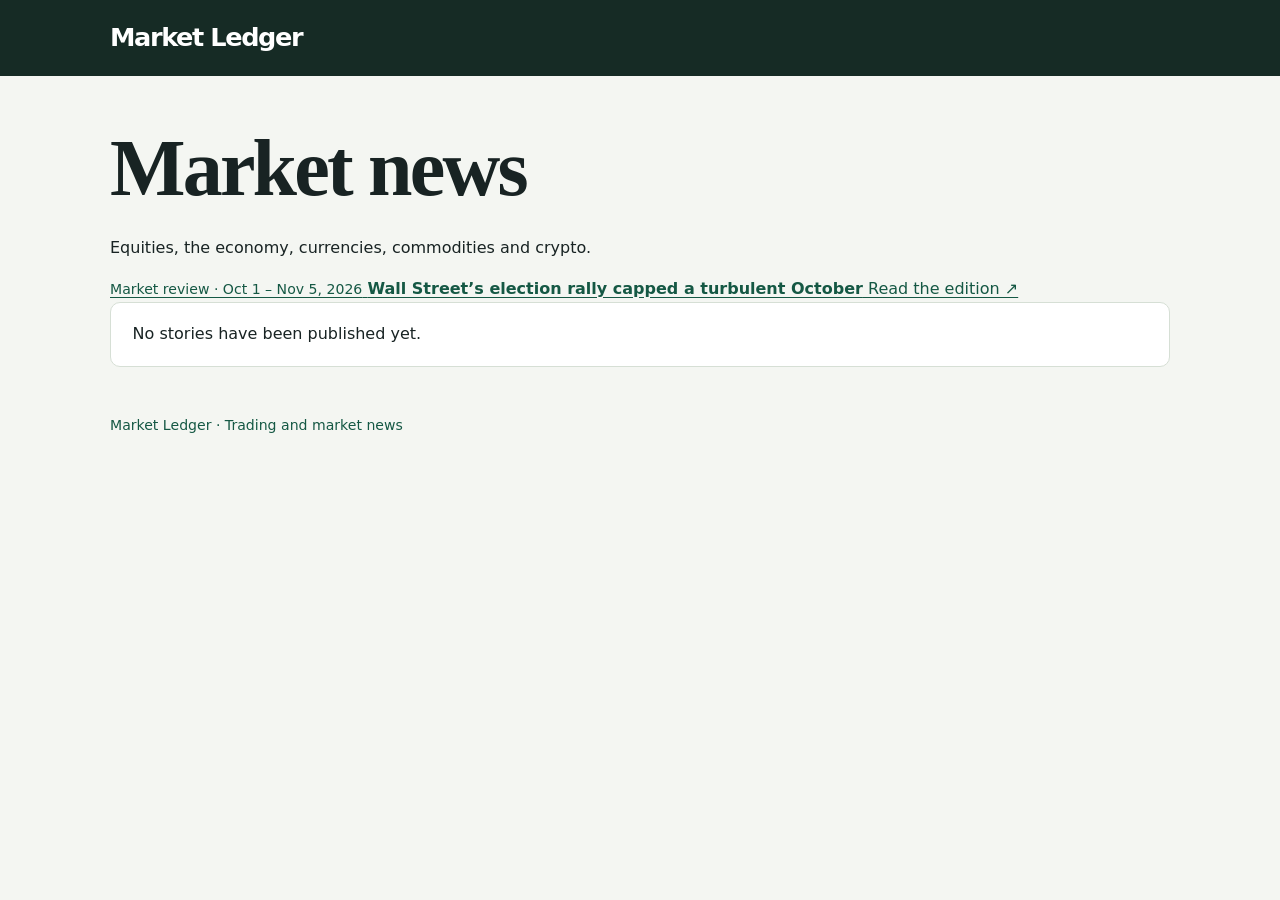
<file: site/index.html>
<!doctype html>
<html lang="en">
<head>
  <meta charset="utf-8">
  <meta name="viewport" content="width=device-width, initial-scale=1">
  <meta name="description" content="Market news covering equities, the economy, currencies, commodities and crypto.">
  <title>Market Ledger · Trading and market news</title>
  <link rel="stylesheet" href="/style.css">
</head>
<body class="edition">
  <header><div class="wrap mast"><a class="logo" href="/">Market Ledger</a></div></header>
  <main class="wrap">
    <div class="front">
      <h1>Market news</h1>
      <p>Equities, the economy, currencies, commodities and crypto.</p>
    </div>
    <a class="review-link" href="/october-market-review.html">
      <span class="meta">Market review · Oct 1 – Nov 5, 2026</span>
      <strong>Wall Street’s election rally capped a turbulent October</strong>
      <span>Read the edition ↗</span>
    </a>
    <!-- stories -->
    <p class="empty">No stories have been published yet.</p>
    <!-- /stories -->
  </main>
  <footer class="wrap">Market Ledger · Trading and market news</footer>
</body>
</html>
</file>
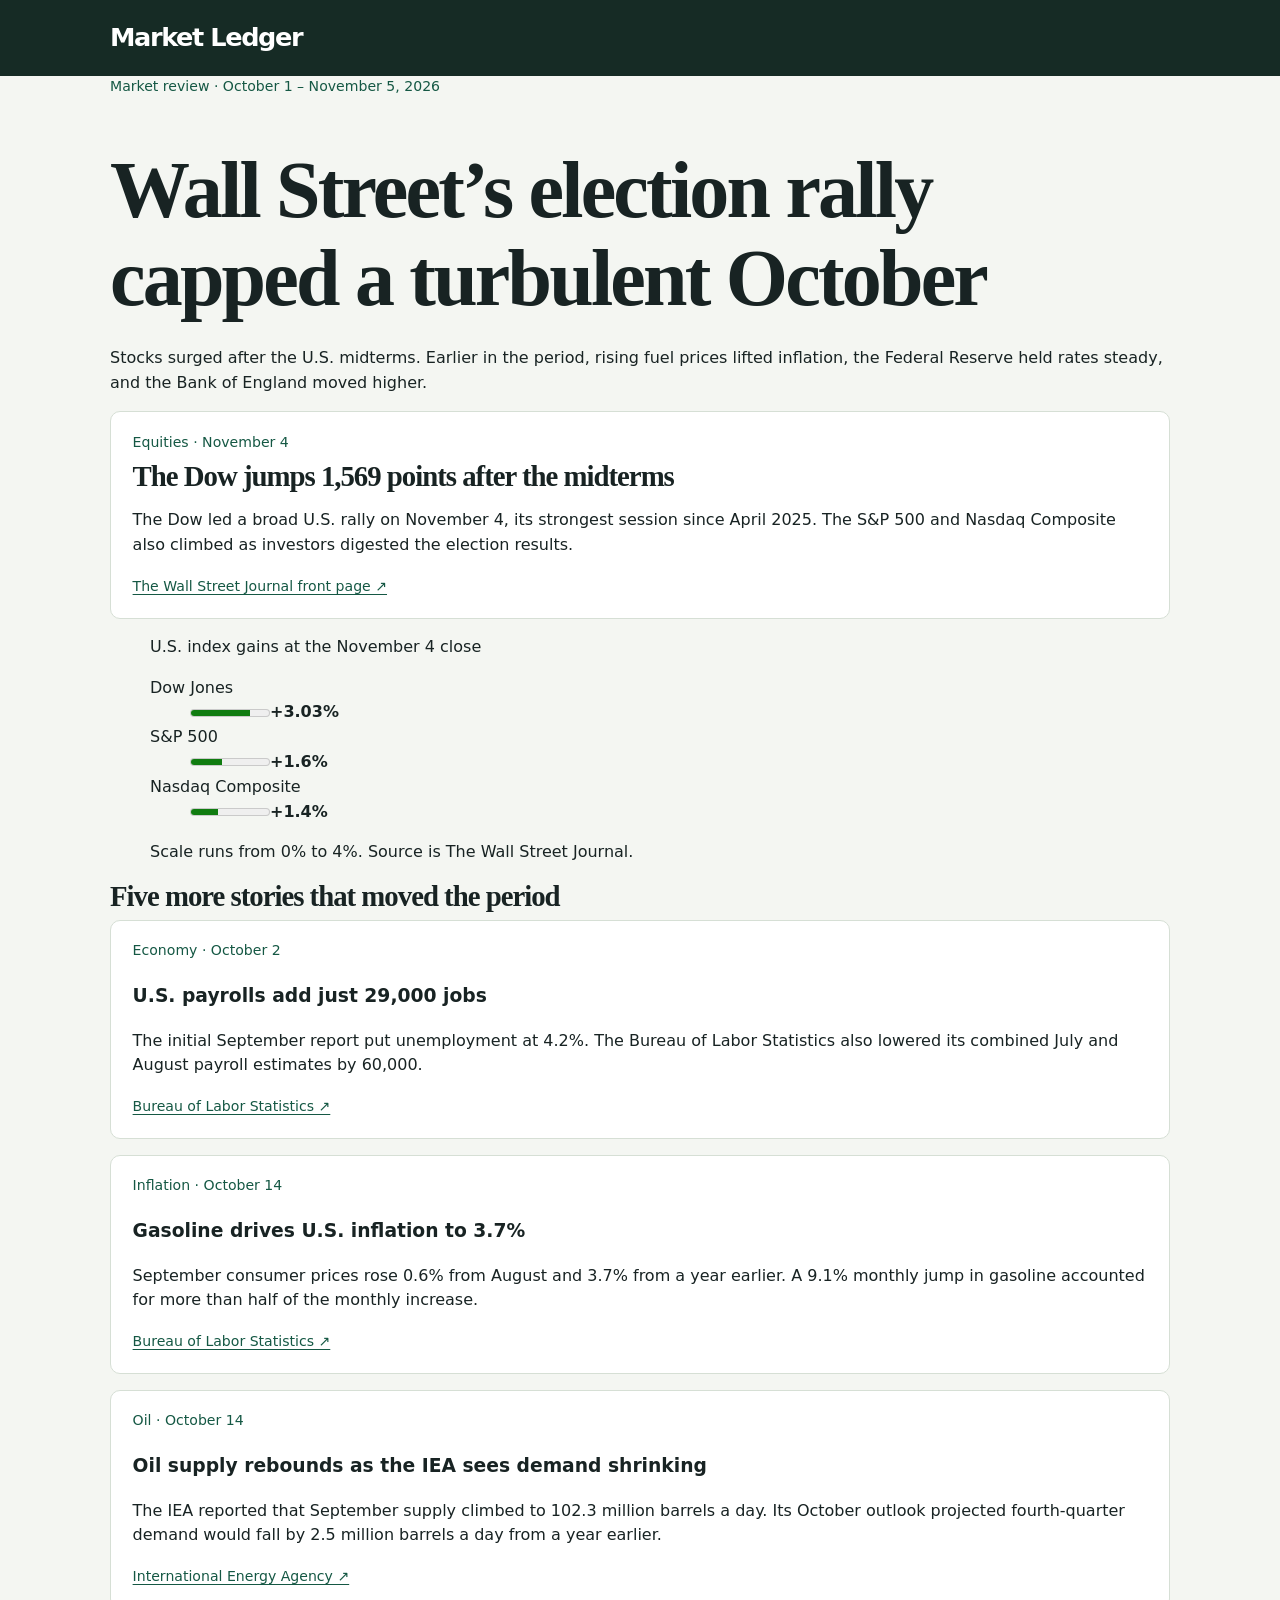
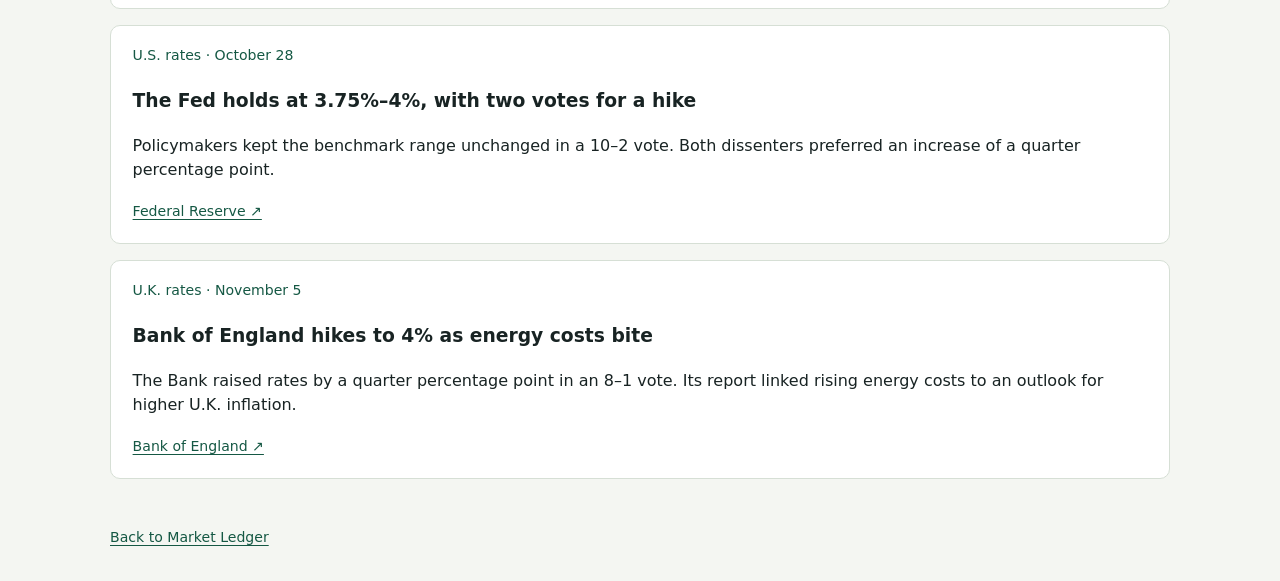
<file: site/october-market-review.html>
<!doctype html>
<html lang="en">
<head>
  <meta charset="utf-8">
  <meta name="viewport" content="width=device-width, initial-scale=1">
  <meta name="description" content="Six market stories that shaped October 1 to November 5, 2026.">
  <title>October Market Review · Market Ledger</title>
  <link rel="stylesheet" href="/style.css">
</head>
<body class="edition">
  <header><div class="wrap mast"><a class="logo" href="/">Market Ledger</a></div></header>
  <main class="wrap">
    <div class="review-intro">
      <p class="meta">Market review · October 1 – November 5, 2026</p>
      <h1>Wall Street’s election rally capped a turbulent October</h1>
      <p>Stocks surged after the U.S. midterms. Earlier in the period, rising fuel prices lifted inflation, the Federal Reserve held rates steady, and the Bank of England moved higher.</p>
    </div>
    <div class="review-lead">
      <article>
        <p class="meta">Equities · November 4</p>
        <h2>The Dow jumps 1,569 points after the midterms</h2>
        <p>The Dow led a broad U.S. rally on November 4, its strongest session since April 2025. The S&amp;P 500 and Nasdaq Composite also climbed as investors digested the election results.</p>
        <a class="source" href="https://d2dr22b2lm4tvw.cloudfront.net/wsj/2026-11-05/front-page.pdf">The Wall Street Journal front page ↗</a>
      </article>
      <figure class="market-chart">
        <figcaption>U.S. index gains at the November 4 close</figcaption>
        <dl>
          <div><dt>Dow Jones</dt><dd><meter min="0" max="4" value="3.03" aria-label="Dow Jones gained 3.03 percent"></meter><strong>+3.03%</strong></dd></div>
          <div><dt>S&amp;P 500</dt><dd><meter min="0" max="4" value="1.6" aria-label="S&amp;P 500 gained 1.6 percent"></meter><strong>+1.6%</strong></dd></div>
          <div><dt>Nasdaq Composite</dt><dd><meter min="0" max="4" value="1.4" aria-label="Nasdaq Composite gained 1.4 percent"></meter><strong>+1.4%</strong></dd></div>
        </dl>
        <p>Scale runs from 0% to 4%. Source is The Wall Street Journal.</p>
      </figure>
    </div>
    <section aria-labelledby="timeline">
      <h2 id="timeline">Five more stories that moved the period</h2>
      <div class="review-grid">
        <article>
          <p class="meta">Economy · October 2</p>
          <h3>U.S. payrolls add just 29,000 jobs</h3>
          <p>The initial September report put unemployment at 4.2%. The Bureau of Labor Statistics also lowered its combined July and August payroll estimates by 60,000.</p>
          <a class="source" href="https://www.bls.gov/news.release/archives/empsit_10022026.htm">Bureau of Labor Statistics ↗</a>
        </article>
        <article>
          <p class="meta">Inflation · October 14</p>
          <h3>Gasoline drives U.S. inflation to 3.7%</h3>
          <p>September consumer prices rose 0.6% from August and 3.7% from a year earlier. A 9.1% monthly jump in gasoline accounted for more than half of the monthly increase.</p>
          <a class="source" href="https://www.bls.gov/news.release/archives/cpi_10142026.htm">Bureau of Labor Statistics ↗</a>
        </article>
        <article>
          <p class="meta">Oil · October 14</p>
          <h3>Oil supply rebounds as the IEA sees demand shrinking</h3>
          <p>The IEA reported that September supply climbed to 102.3 million barrels a day. Its October outlook projected fourth-quarter demand would fall by 2.5 million barrels a day from a year earlier.</p>
          <a class="source" href="https://www.iea.org/reports/oil-market-report-october-2026">International Energy Agency ↗</a>
        </article>
        <article>
          <p class="meta">U.S. rates · October 28</p>
          <h3>The Fed holds at 3.75%–4%, with two votes for a hike</h3>
          <p>Policymakers kept the benchmark range unchanged in a 10–2 vote. Both dissenters preferred an increase of a quarter percentage point.</p>
          <a class="source" href="https://www.federalreserve.gov/newsevents/pressreleases/monetary20261028a.htm">Federal Reserve ↗</a>
        </article>
        <article>
          <p class="meta">U.K. rates · November 5</p>
          <h3>Bank of England hikes to 4% as energy costs bite</h3>
          <p>The Bank raised rates by a quarter percentage point in an 8–1 vote. Its report linked rising energy costs to an outlook for higher U.K. inflation.</p>
          <a class="source" href="https://www.bankofengland.co.uk/monetary-policy-summary-and-minutes/2026/november-2026/">Bank of England ↗</a>
        </article>
      </div>
    </section>
  </main>
  <footer class="wrap"><a href="/">Back to Market Ledger</a></footer>
</body>
</html>
</file>
<file: style.css>
:root{color-scheme:light;font:16px/1.55 system-ui,sans-serif;color:#182323;background:#f4f6f2;--accent:#155844;--line:#d6dfd5}
*{box-sizing:border-box}
body{margin:0}
.wrap{width:min(1060px,calc(100% - 2rem));margin:auto}
header{background:#162b25;color:white}
.mast{display:flex;align-items:center;justify-content:space-between;min-height:76px}
header a{color:inherit}
.logo{font-size:1.6rem;font-weight:800;letter-spacing:-.055em;text-decoration:none}
.logo span{color:#a7e3a4}
h1,h2{font-family:Georgia,serif;line-height:1.1;letter-spacing:-.035em}
h1{font-size:clamp(2.8rem,8vw,5rem);margin:3rem 0 1.5rem}
h2{font-size:1.8rem;margin:.45rem 0}
a{color:var(--accent);text-underline-offset:.18em}
h2 a{color:inherit;text-decoration:none}
h2 a:hover{text-decoration:underline}
.grid{display:grid;grid-template-columns:repeat(auto-fit,minmax(min(100%,290px),1fr));gap:1rem}
article,.empty,.status{background:white;border:1px solid var(--line);border-radius:10px;padding:1.2rem 1.35rem;margin:0 0 1rem}
.grid article{margin:0}
.meta,.source,footer{font-size:.88rem;color:var(--accent)}
.meta{margin:0}
footer{padding:2rem 0}
label{display:block;margin:.65rem 0;font-weight:650}
input,textarea{display:block;width:100%;padding:.65rem;border:1px solid #aab8ac;border-radius:5px;font:inherit;font-weight:400}
textarea{min-height:5rem;resize:vertical}
button{border:1px solid var(--accent);border-radius:5px;background:white;color:var(--accent);padding:.55rem .9rem;margin:.25rem .35rem 0 0;font:inherit;cursor:pointer}
.primary{background:var(--accent);color:white}
</file>
